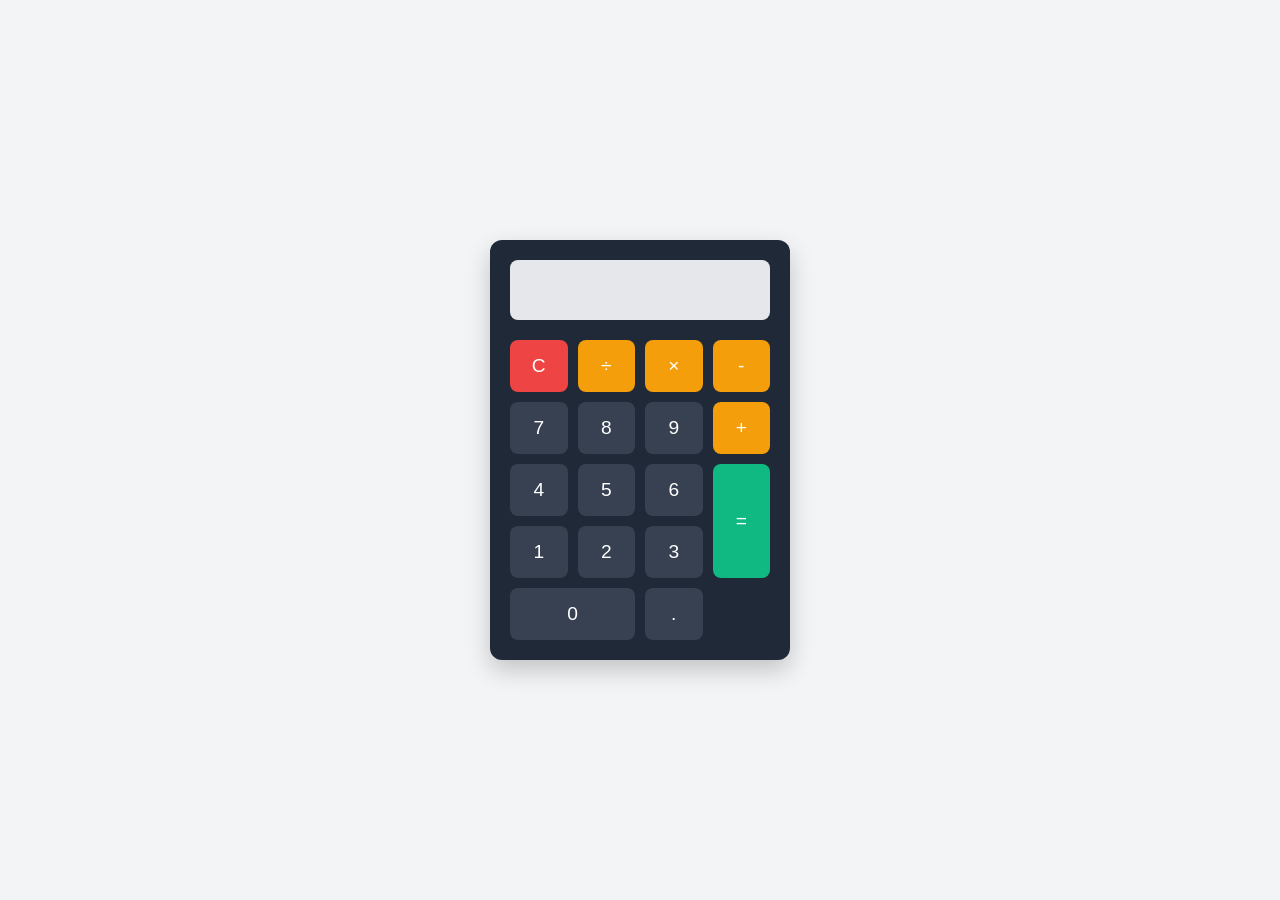
<file: calculator/index.html>
<!DOCTYPE html>
<html lang="en">
<head>
    <meta charset="UTF-8">
    <meta name="viewport" content="width=device-width, initial-scale=1.0">
    <title>Basic Calculator</title>
    <link rel="stylesheet" href="style.css">
</head>
<body>

    <div class="calculator">
        <!-- Calculator Display Screen -->
        <input type="text" id="display" readonly>
        
        <!-- Calculator Button Grid -->
        <div class="buttons">
            <!-- First Row -->
            <button class="btn clear" onclick="clearDisplay()">C</button>
            <button class="btn operator" onclick="appendValue('/')">&divide;</button>
            <button class="btn operator" onclick="appendValue('*')">&times;</button>
            <button class="btn operator" onclick="appendValue('-')">-</button>
            
            <!-- Second Row -->
            <button class="btn" onclick="appendValue('7')">7</button>
            <button class="btn" onclick="appendValue('8')">8</button>
            <button class="btn" onclick="appendValue('9')">9</button>
            <button class="btn operator" onclick="appendValue('+')">+</button>
            
            <!-- Third Row -->
            <button class="btn" onclick="appendValue('4')">4</button>
            <button class="btn" onclick="appendValue('5')">5</button>
            <button class="btn" onclick="appendValue('6')">6</button>
            <button class="btn equal" onclick="calculateResult()">=</button>
            
            <!-- Fourth Row -->
            <button class="btn" onclick="appendValue('1')">1</button>
            <button class="btn" onclick="appendValue('2')">2</button>
            <button class="btn" onclick="appendValue('3')">3</button>
            
            <!-- Fifth Row -->
            <button class="btn zero" onclick="appendValue('0')">0</button>
            <button class="btn" onclick="appendValue('.')">.</button>
        </div>
    </div>

    <!-- Link to JavaScript file -->
    <script src="script.js"></script>
</body>
</html>
</file>
<file: calculator/style.css>
/* Base Reset */
* {
    box-sizing: border-box;
    margin: 0;
    padding: 0;
}

body {
    font-family: Arial, sans-serif;
    background-color: #f3f4f6;
    display: flex;
    justify-content: center;
    align-items: center;
    height: 100vh;
}

/* Main Calculator Container */
.calculator {
    background-color: #1f2937;
    padding: 20px;
    border-radius: 12px;
    box-shadow: 0 10px 25px rgba(0, 0, 0, 0.2);
    width: 300px;
}

/* Display Screen Styling */
#display {
    width: 100%;
    height: 60px;
    font-size: 2rem;
    text-align: right;
    padding: 10px;
    margin-bottom: 20px;
    border: none;
    background-color: #e5e7eb;
    border-radius: 8px;
    color: #111827;
}

/* CSS Grid for Buttons */
.buttons {
    display: grid;
    grid-template-columns: repeat(4, 1fr);
    gap: 10px;
}

/* Standard Button Styling */
.btn {
    padding: 15px;
    font-size: 1.2rem;
    border: none;
    border-radius: 8px;
    background-color: #374151;
    color: white;
    cursor: pointer;
    transition: background-color 0.2s, transform 0.1s;
}

/* Active and Hover States */
.btn:active {
    transform: scale(0.95);
}

.btn:hover {
    background-color: #4b5563;
}

/* Operation Buttons Styling */
.operator {
    background-color: #f59e0b;
}

.operator:hover {
    background-color: #d97706;
}

/* Clear Button Styling */
.clear {
    background-color: #ef4444;
}

.clear:hover {
    background-color: #dc2626;
}

/* Equal Button - Spans across 2 rows */
.equal {
    background-color: #10b981;
    grid-row: span 2; 
}

.equal:hover {
    background-color: #059669;
}

/* Zero Button - Spans across 2 columns */
.zero {
    grid-column: span 2; 
}
</file>
